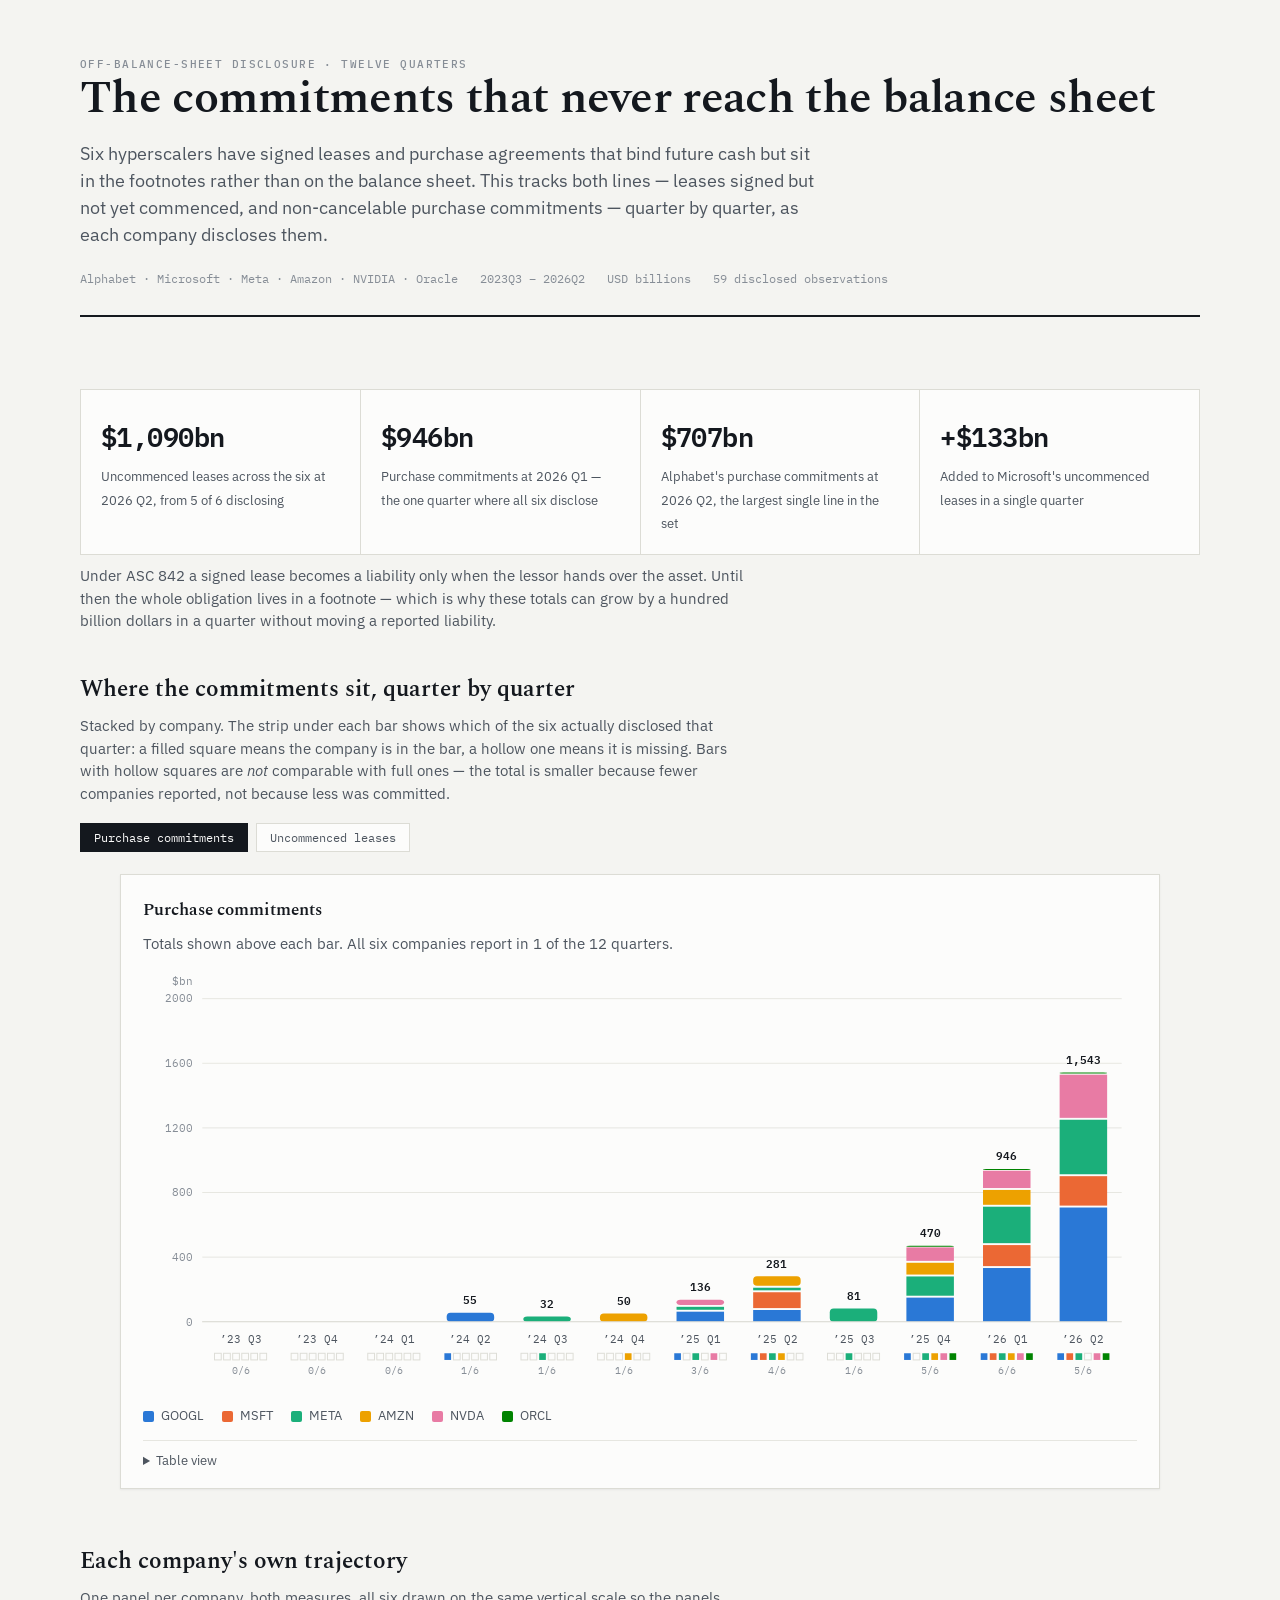
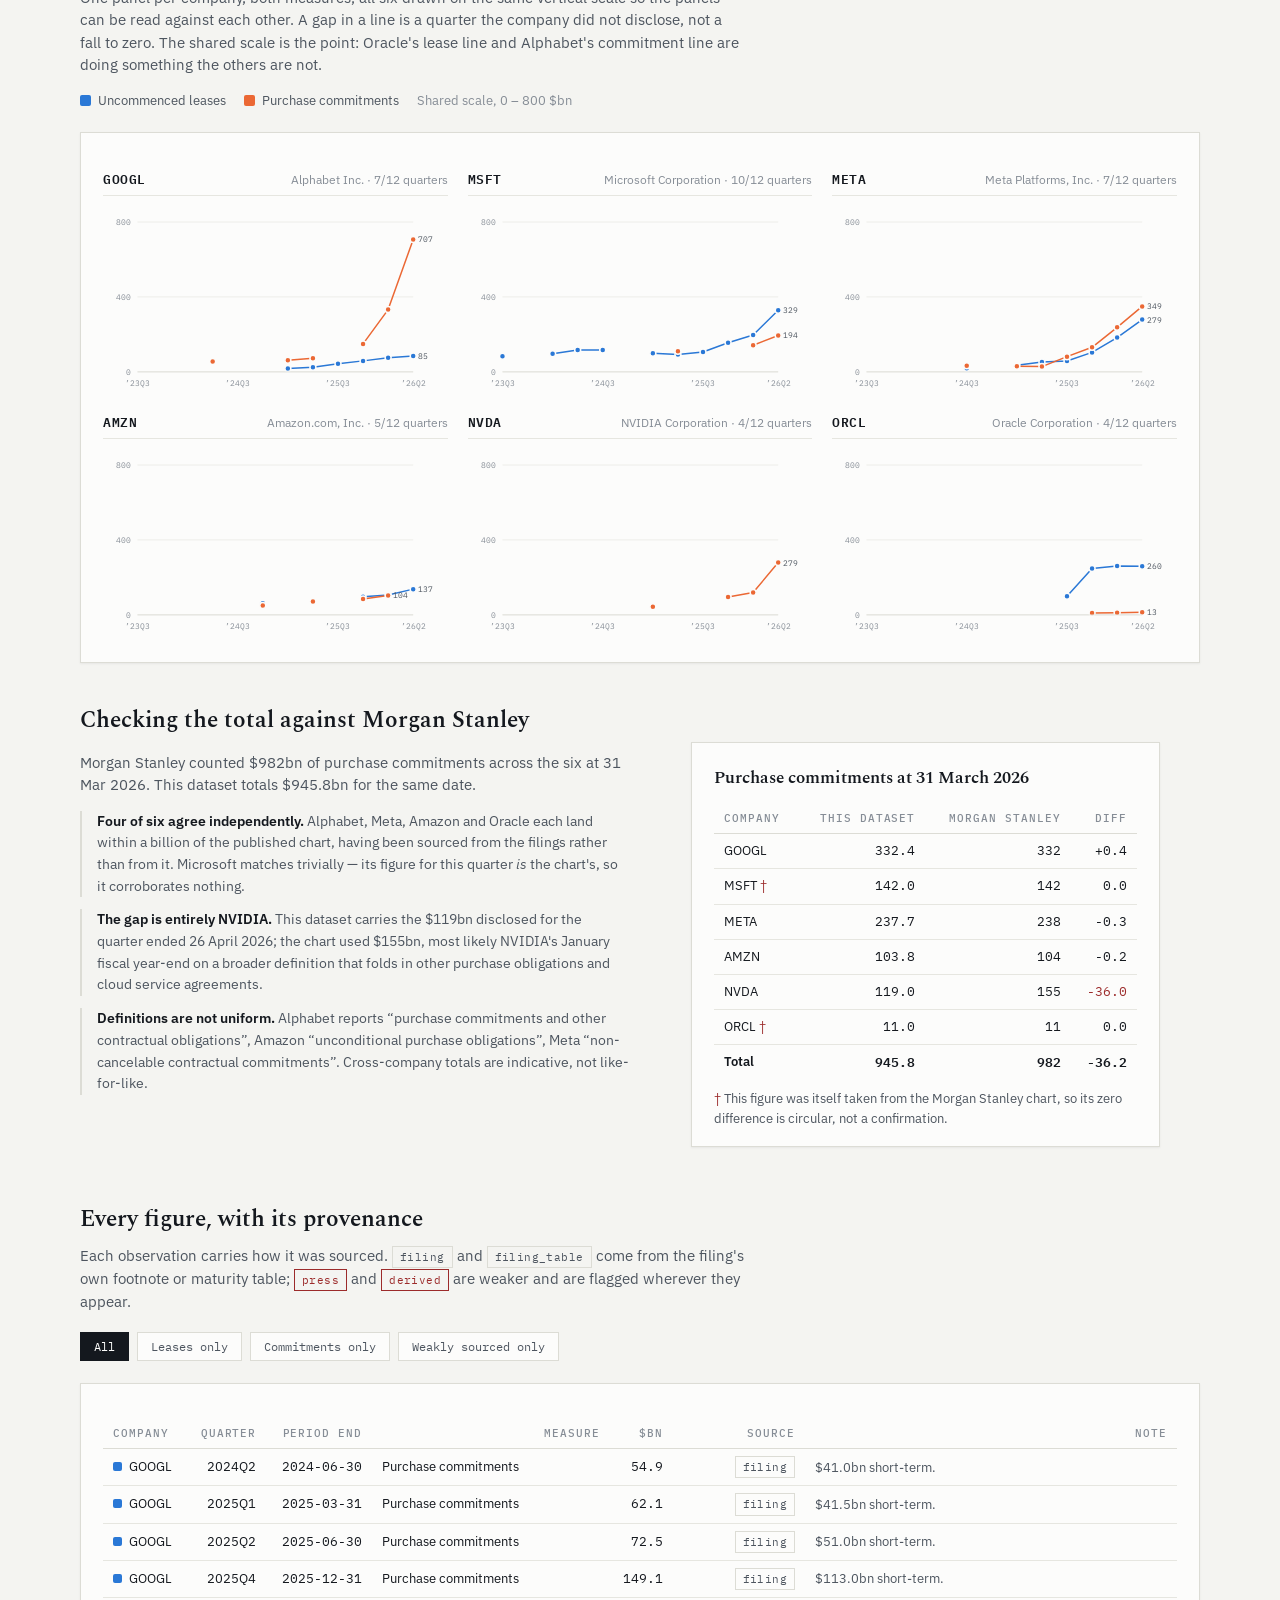
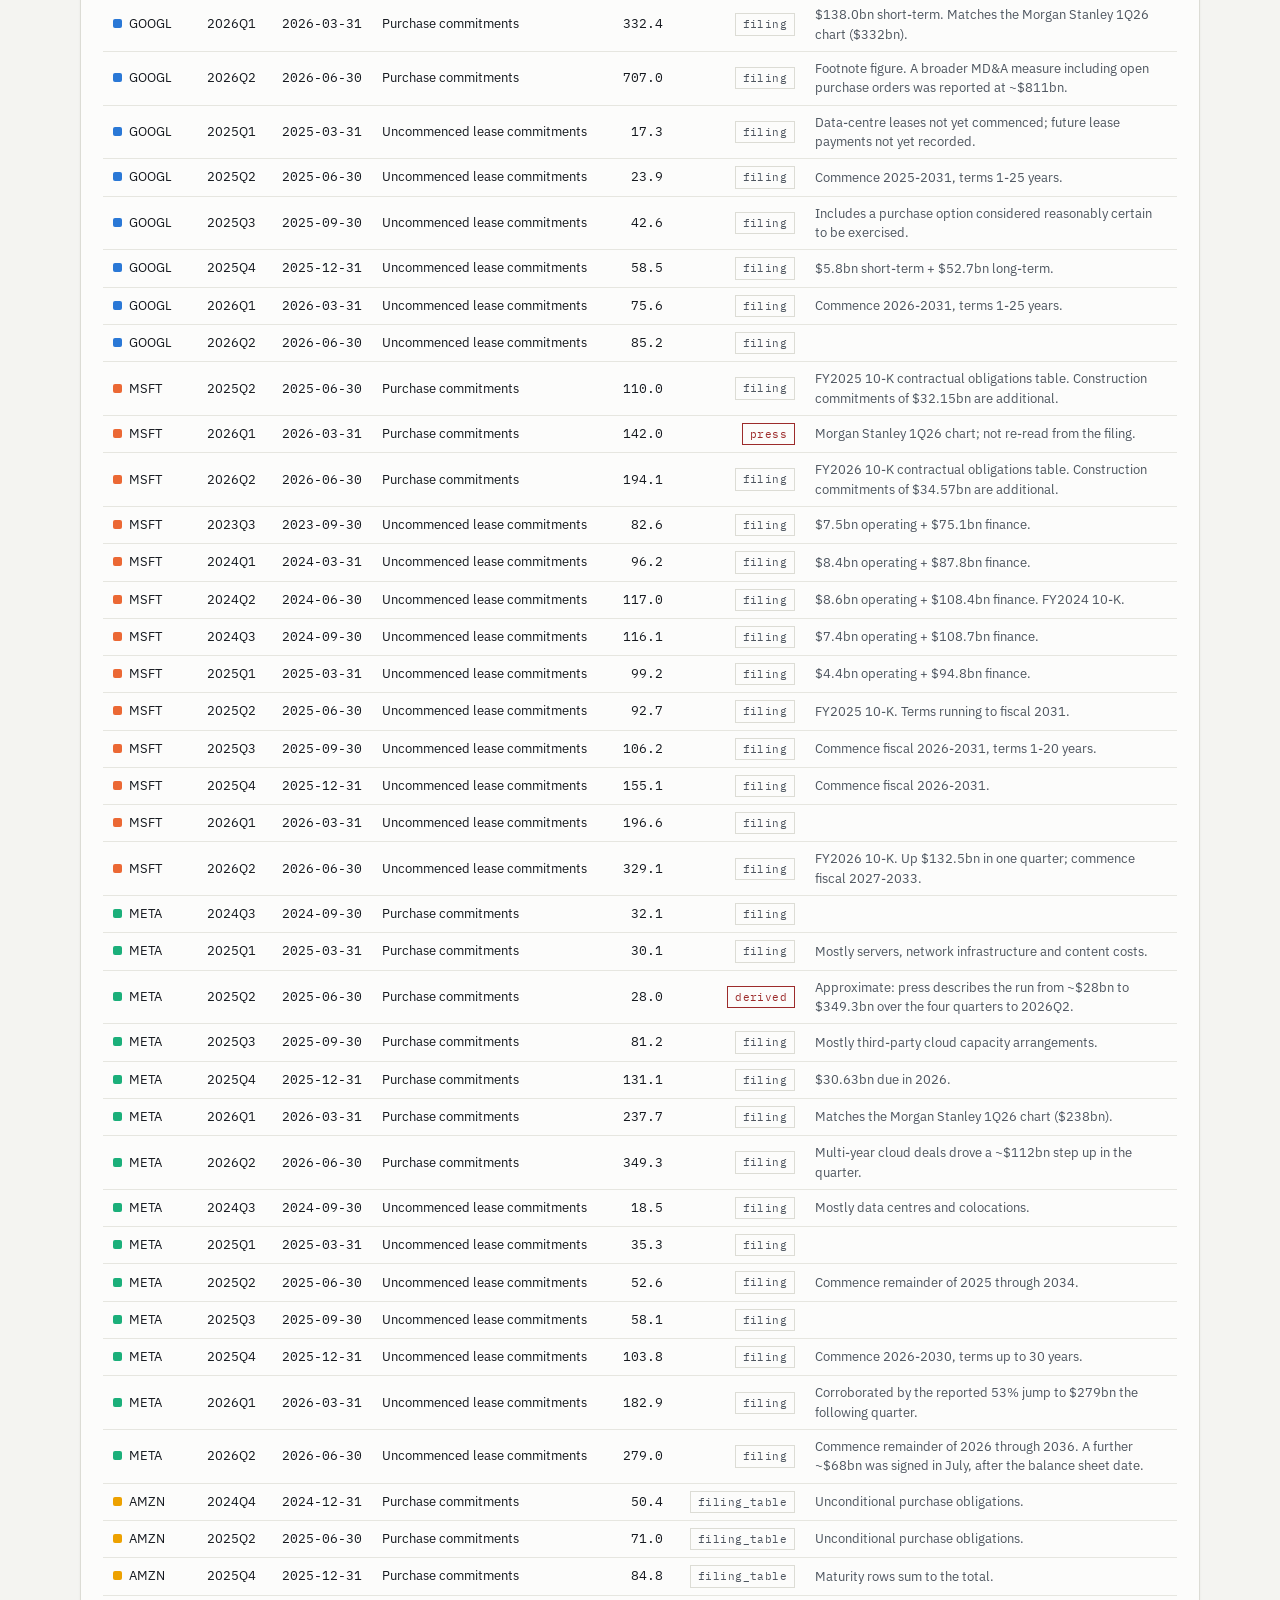
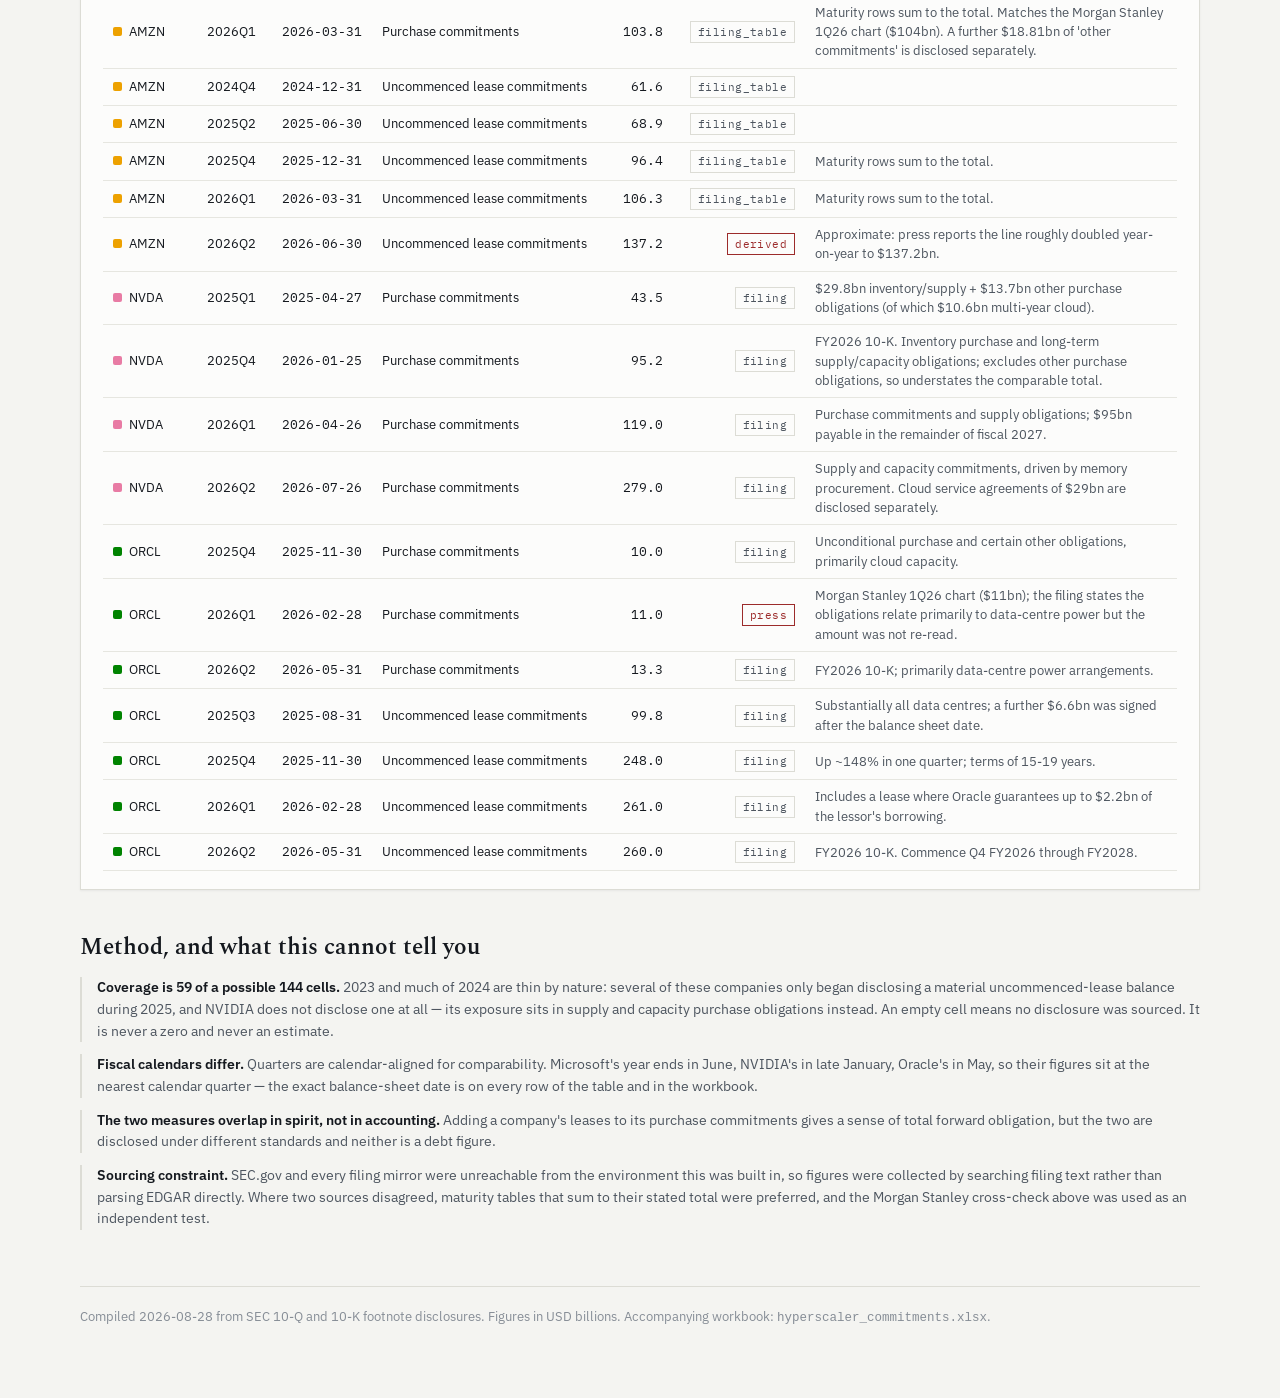
<file: hyperscaler/web/index.html>
<!doctype html>
<html lang="en">
<head>
<meta charset="utf-8">
<meta name="viewport" content="width=device-width, initial-scale=1">
<link rel="icon" href="data:image/svg+xml,%3Csvg xmlns='http://www.w3.org/2000/svg' viewBox='0 0 32 32'%3E%3Crect width='32' height='32' rx='6' fill='%231f3a5f'/%3E%3Cpath d='M7 24h4v3H7zm6-5h4v8h-4zm6-6h4v14h-4zm6-5h4v19h-4z' fill='%23fff'/%3E%3C/svg%3E">
<style>
  :root { color-scheme: light dark; }
  body { margin: 0; }
  img { max-width: 100%; }
  [hidden] { display: none !important; }
</style>
<title>Hyperscaler Footnote Commitments</title>
<link rel="preconnect" href="https://fonts.googleapis.com">
<link rel="preconnect" href="https://fonts.gstatic.com" crossorigin>
<link rel="stylesheet" href="https://fonts.googleapis.com/css2?family=Spectral:wght@400;600&family=IBM+Plex+Mono:wght@400;500;600&family=IBM+Plex+Sans:wght@400;500;600&display=swap">
<style>
:root {
  color-scheme: light;
  --page:        #f4f4f1;
  --surface:     #fcfcfb;
  --surface-2:   #eeeeea;
  --ink:         #14181e;
  --ink-2:       #4d555f;
  --ink-3:       #868d96;
  --rule:        #dcdcd5;
  --hairline:    #e6e6e0;
  --accent:      #1f3a5f;
  --caution:     #9c2b2b;
  --s1: #2a78d6; --s2: #eb6834; --s3: #1baf7a;
  --s4: #eda100; --s5: #e87ba4; --s6: #008300;
  --shadow: 0 1px 2px rgba(20,24,30,.06);
}
@media (prefers-color-scheme: dark) {
  :root:not([data-theme="light"]) {
    color-scheme: dark;
    --page:      #0d0f12;
    --surface:   #1a1a19;
    --surface-2: #232326;
    --ink:       #f3f5f7;
    --ink-2:     #b9c0c8;
    --ink-3:     #8b929a;
    --rule:      #33343a;
    --hairline:  #2a2b30;
    --accent:    #9fc0e8;
    --caution:   #e08a8a;
    --s1: #3987e5; --s2: #d95926; --s3: #199e70;
    --s4: #c98500; --s5: #d55181; --s6: #008300;
    --shadow: 0 1px 2px rgba(0,0,0,.4);
  }
}
:root[data-theme="dark"] {
  color-scheme: dark;
  --page:      #0d0f12;
  --surface:   #1a1a19;
  --surface-2: #232326;
  --ink:       #f3f5f7;
  --ink-2:     #b9c0c8;
  --ink-3:     #8b929a;
  --rule:      #33343a;
  --hairline:  #2a2b30;
  --accent:    #9fc0e8;
  --caution:   #e08a8a;
  --s1: #3987e5; --s2: #d95926; --s3: #199e70;
  --s4: #c98500; --s5: #d55181; --s6: #008300;
  --shadow: 0 1px 2px rgba(0,0,0,.4);
}

* { box-sizing: border-box; }
body {
  background: var(--page);
  color: var(--ink);
  font-family: "IBM Plex Sans", system-ui, -apple-system, "Segoe UI", sans-serif;
  font-size: 15px;
  line-height: 1.55;
  margin: 0;
  padding: 0 20px 72px;
}
.wrap { max-width: 1120px; margin: 0 auto; }
h1, h2, h3 { font-family: Spectral, Georgia, "Times New Roman", serif; font-weight: 600; text-wrap: balance; margin: 0; }
h1 { font-size: clamp(30px, 4.4vw, 46px); line-height: 1.1; letter-spacing: -.015em; }
h2 { font-size: 23px; line-height: 1.25; }
h3 { font-size: 17px; }
p { margin: 0; }
a { color: var(--accent); }

.eyebrow {
  font-family: "IBM Plex Mono", ui-monospace, monospace;
  font-size: 11px; font-weight: 500;
  letter-spacing: .13em; text-transform: uppercase;
  color: var(--ink-3);
}

header.masthead { padding: 56px 0 28px; border-bottom: 2px solid var(--ink); }
.standfirst { font-size: 18px; color: var(--ink-2); max-width: 68ch; margin-top: 16px; line-height: 1.5; }
.byline {
  display: flex; flex-wrap: wrap; gap: 8px 22px; margin-top: 22px;
  font-family: "IBM Plex Mono", ui-monospace, monospace; font-size: 11.5px; color: var(--ink-3);
}

section { padding-top: 44px; }
.sec-head { display: flex; align-items: baseline; gap: 14px; flex-wrap: wrap; margin-bottom: 6px; }
.sec-note { color: var(--ink-2); font-size: 14.5px; max-width: 74ch; margin-top: 10px; }

.tiles { display: grid; grid-template-columns: repeat(auto-fit, minmax(215px, 1fr)); gap: 1px; background: var(--rule); border: 1px solid var(--rule); margin-top: 28px; }
.tile { background: var(--surface); padding: 18px 20px 20px; }
.tile .k { font-family: "IBM Plex Mono", ui-monospace, monospace; font-size: 27px; font-weight: 600; letter-spacing: -.02em; font-variant-numeric: tabular-nums; display: block; margin: 8px 0 6px; }
.tile .lab { font-size: 12.5px; color: var(--ink-2); line-height: 1.4; }

.card { background: var(--surface); border: 1px solid var(--rule); box-shadow: var(--shadow); margin-top: 22px; padding: 22px 22px 18px; }
.card > figcaption { margin-bottom: 4px; }
.chartbox { position: relative; margin-top: 14px; }
.chartbox svg { display: block; width: 100%; height: auto; overflow: visible; }

.legend { display: flex; flex-wrap: wrap; gap: 6px 18px; margin-top: 14px; }
.legend .item { display: inline-flex; align-items: center; gap: 7px; font-size: 12.5px; color: var(--ink-2); }
.legend .sw { width: 11px; height: 11px; border-radius: 2px; flex: none; }

.tooltip {
  position: absolute; pointer-events: none; opacity: 0; transition: opacity .1s;
  background: var(--surface); color: var(--ink);
  border: 1px solid var(--rule); box-shadow: 0 4px 14px rgba(0,0,0,.14);
  padding: 9px 11px; font-size: 12.5px; min-width: 150px; z-index: 5;
}
.tooltip .tt-q { font-family: "IBM Plex Mono", ui-monospace, monospace; font-size: 11px; letter-spacing: .08em; text-transform: uppercase; color: var(--ink-3); }
.tooltip .tt-v { font-family: "IBM Plex Mono", ui-monospace, monospace; font-variant-numeric: tabular-nums; font-weight: 600; font-size: 16px; margin: 3px 0 2px; }
.tooltip .tt-n { color: var(--ink-2); line-height: 1.35; }

details { margin-top: 14px; border-top: 1px solid var(--hairline); padding-top: 10px; }
summary { cursor: pointer; font-size: 12.5px; color: var(--ink-2); }
summary:focus-visible { outline: 2px solid var(--accent); outline-offset: 3px; }

.tablewrap { overflow-x: auto; margin-top: 12px; }
table { border-collapse: collapse; width: 100%; font-size: 13px; }
th, td { text-align: right; padding: 7px 10px; border-bottom: 1px solid var(--hairline); white-space: nowrap; }
th:first-child, td:first-child, .tl { text-align: left; }
thead th { font-family: "IBM Plex Mono", ui-monospace, monospace; font-size: 10.5px; letter-spacing: .09em; text-transform: uppercase; color: var(--ink-3); border-bottom: 1px solid var(--rule); font-weight: 500; }
td.num { font-family: "IBM Plex Mono", ui-monospace, monospace; font-variant-numeric: tabular-nums; }
tbody tr:hover { background: var(--surface-2); }
td.empty { color: var(--ink-3); }
tfoot td { font-weight: 600; border-top: 1px solid var(--rule); border-bottom: none; }

.chip { display: inline-block; font-family: "IBM Plex Mono", ui-monospace, monospace; font-size: 10.5px; letter-spacing: .04em; padding: 2px 7px; border: 1px solid var(--rule); color: var(--ink-2); }
.chip.weak { border-color: var(--caution); color: var(--caution); }

.controls { display: flex; flex-wrap: wrap; gap: 8px; align-items: center; margin-top: 18px; }
.controls button {
  font-family: "IBM Plex Mono", ui-monospace, monospace; font-size: 12px;
  background: var(--surface); color: var(--ink-2);
  border: 1px solid var(--rule); padding: 6px 13px; cursor: pointer;
}
.controls button[aria-pressed="true"] { background: var(--ink); color: var(--surface); border-color: var(--ink); }
.controls button:focus-visible { outline: 2px solid var(--accent); outline-offset: 2px; }

.cols2 { display: grid; grid-template-columns: repeat(auto-fit, minmax(330px, 1fr)); gap: 22px; margin-top: 22px; }
.cols2 .card { margin-top: 0; }

.smgrid { display: grid; grid-template-columns: repeat(auto-fit, minmax(300px, 1fr)); gap: 4px 20px; margin-top: 4px; }
.sm { padding-top: 10px; }
.sm-head { display: flex; align-items: baseline; justify-content: space-between; gap: 10px; border-bottom: 1px solid var(--hairline); padding-bottom: 6px; }
.sm-head .t { font-family: "IBM Plex Mono", ui-monospace, monospace; font-size: 13px; font-weight: 600; letter-spacing: .04em; }
.sm-head .n { font-size: 11.5px; color: var(--ink-3); }

.recon { display: grid; grid-template-columns: repeat(auto-fit, minmax(280px, 1fr)); gap: 22px; align-items: start; }
.note-list { margin: 14px 0 0; padding: 0; list-style: none; display: grid; gap: 12px; }
.note-list li { padding-left: 15px; border-left: 2px solid var(--rule); color: var(--ink-2); font-size: 14px; }
.note-list li b { color: var(--ink); font-weight: 600; }

footer { margin-top: 56px; padding-top: 20px; border-top: 1px solid var(--rule); color: var(--ink-3); font-size: 12.5px; }
@media (prefers-reduced-motion: reduce) { * { transition: none !important; } }
</style>

</head>
<body>
<div class="wrap">

<header class="masthead">
  <p class="eyebrow">Off-balance-sheet disclosure &middot; twelve quarters</p>
  <h1>The commitments that never reach the balance sheet</h1>
  <p class="standfirst">
    Six hyperscalers have signed leases and purchase agreements that bind future cash but sit
    in the footnotes rather than on the balance sheet. This tracks both lines &mdash; leases signed
    but not yet commenced, and non-cancelable purchase commitments &mdash; quarter by quarter,
    as each company discloses them.
  </p>
  <div class="byline">
    <span>Alphabet &middot; Microsoft &middot; Meta &middot; Amazon &middot; NVIDIA &middot; Oracle</span>
    <span id="by-range"></span>
    <span>USD billions</span>
    <span id="by-count"></span>
  </div>
</header>

<section id="headline">
  <div class="tiles" id="tiles"></div>
  <p class="sec-note">
    Under ASC 842 a signed lease becomes a liability only when the lessor hands over the asset. Until then
    the whole obligation lives in a footnote &mdash; which is why these totals can grow by a hundred billion
    dollars in a quarter without moving a reported liability.
  </p>
</section>

<section id="stacks">
  <div class="sec-head">
    <h2>Where the commitments sit, quarter by quarter</h2>
  </div>
  <p class="sec-note">
    Stacked by company. The strip under each bar shows which of the six actually disclosed that quarter:
    a filled square means the company is in the bar, a hollow one means it is missing. Bars with hollow
    squares are <em>not</em> comparable with full ones &mdash; the total is smaller because fewer companies
    reported, not because less was committed.
  </p>
  <div class="controls" role="group" aria-label="Choose measure">
    <button type="button" data-metric="purchase_commitments" aria-pressed="true">Purchase commitments</button>
    <button type="button" data-metric="uncommenced_leases" aria-pressed="false">Uncommenced leases</button>
  </div>
  <figure class="card">
    <figcaption><h3 id="stack-title"></h3><p class="sec-note" id="stack-sub"></p></figcaption>
    <div class="chartbox" id="chart-stack"></div>
    <div class="legend" id="legend-stack"></div>
    <details>
      <summary>Table view</summary>
      <div class="tablewrap" id="table-stack"></div>
    </details>
  </figure>
</section>

<section id="trajectories">
  <div class="sec-head"><h2>Each company's own trajectory</h2></div>
  <p class="sec-note">
    One panel per company, both measures, all six drawn on the same vertical scale so the panels can be read
    against each other. A gap in a line is a quarter the company did not disclose, not a fall to zero.
    The shared scale is the point: Oracle's lease line and Alphabet's commitment line are doing something
    the others are not.
  </p>
  <div class="legend" id="legend-sm"></div>
  <div class="card" style="padding-bottom:22px">
    <div class="smgrid" id="small-multiples"></div>
  </div>
</section>

<section id="reconciliation">
  <div class="sec-head"><h2>Checking the total against Morgan Stanley</h2></div>
  <div class="recon">
    <div>
      <p class="sec-note" id="recon-text"></p>
      <ul class="note-list">
        <li><b>Four of six agree independently.</b> Alphabet, Meta, Amazon and Oracle each land within a billion of the published chart, having been sourced from the filings rather than from it. Microsoft matches trivially &mdash; its figure for this quarter <em>is</em> the chart's, so it corroborates nothing.</li>
        <li><b>The gap is entirely NVIDIA.</b> This dataset carries the $119bn disclosed for the quarter ended 26 April 2026; the chart used $155bn, most likely NVIDIA's January fiscal year-end on a broader definition that folds in other purchase obligations and cloud service agreements.</li>
        <li><b>Definitions are not uniform.</b> Alphabet reports &ldquo;purchase commitments and other contractual obligations&rdquo;, Amazon &ldquo;unconditional purchase obligations&rdquo;, Meta &ldquo;non-cancelable contractual commitments&rdquo;. Cross-company totals are indicative, not like-for-like.</li>
      </ul>
    </div>
    <figure class="card" style="margin-top:0">
      <figcaption><h3>Purchase commitments at 31 March 2026</h3></figcaption>
      <div class="tablewrap" id="table-recon"></div>
    </figure>
  </div>
</section>

<section id="data">
  <div class="sec-head"><h2>Every figure, with its provenance</h2></div>
  <p class="sec-note">
    Each observation carries how it was sourced. <span class="chip">filing</span> and
    <span class="chip">filing_table</span> come from the filing's own footnote or maturity table;
    <span class="chip weak">press</span> and <span class="chip weak">derived</span> are weaker and
    are flagged wherever they appear.
  </p>
  <div class="controls" role="group" aria-label="Filter rows">
    <button type="button" data-filter="all" aria-pressed="true">All</button>
    <button type="button" data-filter="uncommenced_leases" aria-pressed="false">Leases only</button>
    <button type="button" data-filter="purchase_commitments" aria-pressed="false">Commitments only</button>
    <button type="button" data-filter="weak" aria-pressed="false">Weakly sourced only</button>
  </div>
  <div class="card">
    <div class="tablewrap" id="table-all"></div>
  </div>
</section>

<section id="method">
  <div class="sec-head"><h2>Method, and what this cannot tell you</h2></div>
  <ul class="note-list">
    <li><b>Coverage is 59 of a possible 144 cells.</b> 2023 and much of 2024 are thin by nature: several of these companies only began disclosing a material uncommenced-lease balance during 2025, and NVIDIA does not disclose one at all &mdash; its exposure sits in supply and capacity purchase obligations instead. An empty cell means no disclosure was sourced. It is never a zero and never an estimate.</li>
    <li><b>Fiscal calendars differ.</b> Quarters are calendar-aligned for comparability. Microsoft's year ends in June, NVIDIA's in late January, Oracle's in May, so their figures sit at the nearest calendar quarter &mdash; the exact balance-sheet date is on every row of the table and in the workbook.</li>
    <li><b>The two measures overlap in spirit, not in accounting.</b> Adding a company's leases to its purchase commitments gives a sense of total forward obligation, but the two are disclosed under different standards and neither is a debt figure.</li>
    <li><b>Sourcing constraint.</b> SEC.gov and every filing mirror were unreachable from the environment this was built in, so figures were collected by searching filing text rather than parsing EDGAR directly. Where two sources disagreed, maturity tables that sum to their stated total were preferred, and the Morgan Stanley cross-check above was used as an independent test.</li>
  </ul>
</section>

<footer>
  <p>Compiled <span id="foot-date"></span> from SEC 10-Q and 10-K footnote disclosures. Figures in USD billions.
  Accompanying workbook: <code>hyperscaler_commitments.xlsx</code>.</p>
</footer>

</div>

<script type="application/json" id="payload">{"meta":{"title":"Hyperscaler off-balance-sheet commitments","units":"USD billions","compiled":"2026-08-28","metrics":{"uncommenced_leases":"Signed leases that have not yet commenced. Under ASC 842 a lease is not recognised until the lessor makes the asset available, so these sit in the footnotes only.","purchase_commitments":"Non-cancelable purchase / supply / unconditional purchase obligations disclosed in the commitments footnote."},"provenance":{"filing":"Figure quoted directly from the filing's footnote text or commitments table.","filing_table":"Figure from the filing's maturity table; the year-by-year rows sum to the stated total (arithmetic check passed).","press":"Figure reported by financial press citing the filing; not independently re-read.","derived":"Approximate, inferred from a reported change or ratio. Treat as indicative."},"collection_note":"SEC.gov and every filing mirror were unreachable from the build environment (egress policy blocked all hosts except GitHub). Figures were collected by searching filing text. Each observation carries its provenance; gaps are left empty rather than estimated."},"companies":[{"ticker":"GOOGL","name":"Alphabet Inc.","cik":"0001652044","fye":"Dec","slot":1},{"ticker":"MSFT","name":"Microsoft Corporation","cik":"0000789019","fye":"Jun","slot":2},{"ticker":"META","name":"Meta Platforms, Inc.","cik":"0001326801","fye":"Dec","slot":3},{"ticker":"AMZN","name":"Amazon.com, Inc.","cik":"0001018724","fye":"Dec","slot":4},{"ticker":"NVDA","name":"NVIDIA Corporation","cik":"0001045810","fye":"Jan","slot":5},{"ticker":"ORCL","name":"Oracle Corporation","cik":"0001341439","fye":"May","slot":6}],"quarters":["2023Q3","2023Q4","2024Q1","2024Q2","2024Q3","2024Q4","2025Q1","2025Q2","2025Q3","2025Q4","2026Q1","2026Q2"],"period_ends":{"GOOGL":{"2023Q3":"2023-09-30","2023Q4":"2023-12-31","2024Q1":"2024-03-31","2024Q2":"2024-06-30","2024Q3":"2024-09-30","2024Q4":"2024-12-31","2025Q1":"2025-03-31","2025Q2":"2025-06-30","2025Q3":"2025-09-30","2025Q4":"2025-12-31","2026Q1":"2026-03-31","2026Q2":"2026-06-30"},"MSFT":{"2023Q3":"2023-09-30","2023Q4":"2023-12-31","2024Q1":"2024-03-31","2024Q2":"2024-06-30","2024Q3":"2024-09-30","2024Q4":"2024-12-31","2025Q1":"2025-03-31","2025Q2":"2025-06-30","2025Q3":"2025-09-30","2025Q4":"2025-12-31","2026Q1":"2026-03-31","2026Q2":"2026-06-30"},"META":{"2023Q3":"2023-09-30","2023Q4":"2023-12-31","2024Q1":"2024-03-31","2024Q2":"2024-06-30","2024Q3":"2024-09-30","2024Q4":"2024-12-31","2025Q1":"2025-03-31","2025Q2":"2025-06-30","2025Q3":"2025-09-30","2025Q4":"2025-12-31","2026Q1":"2026-03-31","2026Q2":"2026-06-30"},"AMZN":{"2023Q3":"2023-09-30","2023Q4":"2023-12-31","2024Q1":"2024-03-31","2024Q2":"2024-06-30","2024Q3":"2024-09-30","2024Q4":"2024-12-31","2025Q1":"2025-03-31","2025Q2":"2025-06-30","2025Q3":"2025-09-30","2025Q4":"2025-12-31","2026Q1":"2026-03-31","2026Q2":"2026-06-30"},"NVDA":{"2023Q3":"2023-10-29","2023Q4":"2024-01-28","2024Q1":"2024-04-28","2024Q2":"2024-07-28","2024Q3":"2024-10-27","2024Q4":"2025-01-26","2025Q1":"2025-04-27","2025Q2":"2025-07-27","2025Q3":"2025-10-26","2025Q4":"2026-01-25","2026Q1":"2026-04-26","2026Q2":"2026-07-26"},"ORCL":{"2023Q3":"2023-08-31","2023Q4":"2023-11-30","2024Q1":"2024-02-29","2024Q2":"2024-05-31","2024Q3":"2024-08-31","2024Q4":"2024-11-30","2025Q1":"2025-02-28","2025Q2":"2025-05-31","2025Q3":"2025-08-31","2025Q4":"2025-11-30","2026Q1":"2026-02-28","2026Q2":"2026-05-31"}},"observations":[{"ticker":"GOOGL","quarter":"2025Q1","metric":"uncommenced_leases","value":17.3,"provenance":"filing","note":"Data-centre leases not yet commenced; future lease payments not yet recorded."},{"ticker":"GOOGL","quarter":"2025Q2","metric":"uncommenced_leases","value":23.9,"provenance":"filing","note":"Commence 2025-2031, terms 1-25 years."},{"ticker":"GOOGL","quarter":"2025Q3","metric":"uncommenced_leases","value":42.6,"provenance":"filing","note":"Includes a purchase option considered reasonably certain to be exercised."},{"ticker":"GOOGL","quarter":"2025Q4","metric":"uncommenced_leases","value":58.5,"provenance":"filing","note":"$5.8bn short-term + $52.7bn long-term."},{"ticker":"GOOGL","quarter":"2026Q1","metric":"uncommenced_leases","value":75.6,"provenance":"filing","note":"Commence 2026-2031, terms 1-25 years."},{"ticker":"GOOGL","quarter":"2026Q2","metric":"uncommenced_leases","value":85.2,"provenance":"filing","note":""},{"ticker":"GOOGL","quarter":"2024Q2","metric":"purchase_commitments","value":54.9,"provenance":"filing","note":"$41.0bn short-term."},{"ticker":"GOOGL","quarter":"2025Q1","metric":"purchase_commitments","value":62.1,"provenance":"filing","note":"$41.5bn short-term."},{"ticker":"GOOGL","quarter":"2025Q2","metric":"purchase_commitments","value":72.5,"provenance":"filing","note":"$51.0bn short-term."},{"ticker":"GOOGL","quarter":"2025Q4","metric":"purchase_commitments","value":149.1,"provenance":"filing","note":"$113.0bn short-term."},{"ticker":"GOOGL","quarter":"2026Q1","metric":"purchase_commitments","value":332.4,"provenance":"filing","note":"$138.0bn short-term. Matches the Morgan Stanley 1Q26 chart ($332bn)."},{"ticker":"GOOGL","quarter":"2026Q2","metric":"purchase_commitments","value":707.0,"provenance":"filing","note":"Footnote figure. A broader MD&A measure including open purchase orders was reported at ~$811bn."},{"ticker":"MSFT","quarter":"2023Q3","metric":"uncommenced_leases","value":82.6,"provenance":"filing","note":"$7.5bn operating + $75.1bn finance."},{"ticker":"MSFT","quarter":"2024Q1","metric":"uncommenced_leases","value":96.2,"provenance":"filing","note":"$8.4bn operating + $87.8bn finance."},{"ticker":"MSFT","quarter":"2024Q2","metric":"uncommenced_leases","value":117.0,"provenance":"filing","note":"$8.6bn operating + $108.4bn finance. FY2024 10-K."},{"ticker":"MSFT","quarter":"2024Q3","metric":"uncommenced_leases","value":116.1,"provenance":"filing","note":"$7.4bn operating + $108.7bn finance."},{"ticker":"MSFT","quarter":"2025Q1","metric":"uncommenced_leases","value":99.2,"provenance":"filing","note":"$4.4bn operating + $94.8bn finance."},{"ticker":"MSFT","quarter":"2025Q2","metric":"uncommenced_leases","value":92.7,"provenance":"filing","note":"FY2025 10-K. Terms running to fiscal 2031."},{"ticker":"MSFT","quarter":"2025Q3","metric":"uncommenced_leases","value":106.2,"provenance":"filing","note":"Commence fiscal 2026-2031, terms 1-20 years."},{"ticker":"MSFT","quarter":"2025Q4","metric":"uncommenced_leases","value":155.1,"provenance":"filing","note":"Commence fiscal 2026-2031."},{"ticker":"MSFT","quarter":"2026Q1","metric":"uncommenced_leases","value":196.6,"provenance":"filing","note":""},{"ticker":"MSFT","quarter":"2026Q2","metric":"uncommenced_leases","value":329.1,"provenance":"filing","note":"FY2026 10-K. Up $132.5bn in one quarter; commence fiscal 2027-2033."},{"ticker":"MSFT","quarter":"2025Q2","metric":"purchase_commitments","value":109.95,"provenance":"filing","note":"FY2025 10-K contractual obligations table. Construction commitments of $32.15bn are additional."},{"ticker":"MSFT","quarter":"2026Q1","metric":"purchase_commitments","value":142.0,"provenance":"press","note":"Morgan Stanley 1Q26 chart; not re-read from the filing."},{"ticker":"MSFT","quarter":"2026Q2","metric":"purchase_commitments","value":194.06,"provenance":"filing","note":"FY2026 10-K contractual obligations table. Construction commitments of $34.57bn are additional."},{"ticker":"META","quarter":"2024Q3","metric":"uncommenced_leases","value":18.49,"provenance":"filing","note":"Mostly data centres and colocations."},{"ticker":"META","quarter":"2025Q1","metric":"uncommenced_leases","value":35.27,"provenance":"filing","note":""},{"ticker":"META","quarter":"2025Q2","metric":"uncommenced_leases","value":52.56,"provenance":"filing","note":"Commence remainder of 2025 through 2034."},{"ticker":"META","quarter":"2025Q3","metric":"uncommenced_leases","value":58.14,"provenance":"filing","note":""},{"ticker":"META","quarter":"2025Q4","metric":"uncommenced_leases","value":103.77,"provenance":"filing","note":"Commence 2026-2030, terms up to 30 years."},{"ticker":"META","quarter":"2026Q1","metric":"uncommenced_leases","value":182.88,"provenance":"filing","note":"Corroborated by the reported 53% jump to $279bn the following quarter."},{"ticker":"META","quarter":"2026Q2","metric":"uncommenced_leases","value":278.99,"provenance":"filing","note":"Commence remainder of 2026 through 2036. A further ~$68bn was signed in July, after the balance sheet date."},{"ticker":"META","quarter":"2024Q3","metric":"purchase_commitments","value":32.14,"provenance":"filing","note":""},{"ticker":"META","quarter":"2025Q1","metric":"purchase_commitments","value":30.05,"provenance":"filing","note":"Mostly servers, network infrastructure and content costs."},{"ticker":"META","quarter":"2025Q2","metric":"purchase_commitments","value":28.0,"provenance":"derived","note":"Approximate: press describes the run from ~$28bn to $349.3bn over the four quarters to 2026Q2."},{"ticker":"META","quarter":"2025Q3","metric":"purchase_commitments","value":81.19,"provenance":"filing","note":"Mostly third-party cloud capacity arrangements."},{"ticker":"META","quarter":"2025Q4","metric":"purchase_commitments","value":131.05,"provenance":"filing","note":"$30.63bn due in 2026."},{"ticker":"META","quarter":"2026Q1","metric":"purchase_commitments","value":237.67,"provenance":"filing","note":"Matches the Morgan Stanley 1Q26 chart ($238bn)."},{"ticker":"META","quarter":"2026Q2","metric":"purchase_commitments","value":349.31,"provenance":"filing","note":"Multi-year cloud deals drove a ~$112bn step up in the quarter."},{"ticker":"AMZN","quarter":"2024Q4","metric":"uncommenced_leases","value":61.627,"provenance":"filing_table","note":""},{"ticker":"AMZN","quarter":"2025Q2","metric":"uncommenced_leases","value":68.884,"provenance":"filing_table","note":""},{"ticker":"AMZN","quarter":"2025Q4","metric":"uncommenced_leases","value":96.373,"provenance":"filing_table","note":"Maturity rows sum to the total."},{"ticker":"AMZN","quarter":"2026Q1","metric":"uncommenced_leases","value":106.347,"provenance":"filing_table","note":"Maturity rows sum to the total."},{"ticker":"AMZN","quarter":"2026Q2","metric":"uncommenced_leases","value":137.2,"provenance":"derived","note":"Approximate: press reports the line roughly doubled year-on-year to $137.2bn."},{"ticker":"AMZN","quarter":"2024Q4","metric":"purchase_commitments","value":50.375,"provenance":"filing_table","note":"Unconditional purchase obligations."},{"ticker":"AMZN","quarter":"2025Q2","metric":"purchase_commitments","value":71.018,"provenance":"filing_table","note":"Unconditional purchase obligations."},{"ticker":"AMZN","quarter":"2025Q4","metric":"purchase_commitments","value":84.772,"provenance":"filing_table","note":"Maturity rows sum to the total."},{"ticker":"AMZN","quarter":"2026Q1","metric":"purchase_commitments","value":103.768,"provenance":"filing_table","note":"Maturity rows sum to the total. Matches the Morgan Stanley 1Q26 chart ($104bn). A further $18.81bn of 'other commitments' is disclosed separately."},{"ticker":"NVDA","quarter":"2025Q1","metric":"purchase_commitments","value":43.5,"provenance":"filing","note":"$29.8bn inventory/supply + $13.7bn other purchase obligations (of which $10.6bn multi-year cloud)."},{"ticker":"NVDA","quarter":"2025Q4","metric":"purchase_commitments","value":95.2,"provenance":"filing","note":"FY2026 10-K. Inventory purchase and long-term supply/capacity obligations; excludes other purchase obligations, so understates the comparable total."},{"ticker":"NVDA","quarter":"2026Q1","metric":"purchase_commitments","value":119.0,"provenance":"filing","note":"Purchase commitments and supply obligations; $95bn payable in the remainder of fiscal 2027."},{"ticker":"NVDA","quarter":"2026Q2","metric":"purchase_commitments","value":279.0,"provenance":"filing","note":"Supply and capacity commitments, driven by memory procurement. Cloud service agreements of $29bn are disclosed separately."},{"ticker":"ORCL","quarter":"2025Q3","metric":"uncommenced_leases","value":99.8,"provenance":"filing","note":"Substantially all data centres; a further $6.6bn was signed after the balance sheet date."},{"ticker":"ORCL","quarter":"2025Q4","metric":"uncommenced_leases","value":248.0,"provenance":"filing","note":"Up ~148% in one quarter; terms of 15-19 years."},{"ticker":"ORCL","quarter":"2026Q1","metric":"uncommenced_leases","value":261.0,"provenance":"filing","note":"Includes a lease where Oracle guarantees up to $2.2bn of the lessor's borrowing."},{"ticker":"ORCL","quarter":"2026Q2","metric":"uncommenced_leases","value":260.0,"provenance":"filing","note":"FY2026 10-K. Commence Q4 FY2026 through FY2028."},{"ticker":"ORCL","quarter":"2025Q4","metric":"purchase_commitments","value":10.0,"provenance":"filing","note":"Unconditional purchase and certain other obligations, primarily cloud capacity."},{"ticker":"ORCL","quarter":"2026Q1","metric":"purchase_commitments","value":11.0,"provenance":"press","note":"Morgan Stanley 1Q26 chart ($11bn); the filing states the obligations relate primarily to data-centre power but the amount was not re-read."},{"ticker":"ORCL","quarter":"2026Q2","metric":"purchase_commitments","value":13.309,"provenance":"filing","note":"FY2026 10-K; primarily data-centre power arrangements."}],"series_notes":{"NVDA_uncommenced_leases":"NVIDIA does not disclose a material 'leases not yet commenced' balance. Its off-balance-sheet exposure sits in supply and capacity purchase obligations instead, so this series is empty by disclosure, not by omission.","ORCL_early":"Oracle only began disclosing a large uncommenced-lease balance in fiscal 2026; earlier quarters carried immaterial amounts.","reconciliation_ms_1q26":"Morgan Stanley counted $982bn of purchase commitments across the six at 31 Mar 2026. This dataset totals $945.8bn for the same date. Five of six agree to the rounding: GOOGL 332.4 vs 332, MSFT 142 vs 142, META 237.7 vs 238, AMZN 103.8 vs 104, ORCL 11 vs 11. The whole $36bn gap is NVIDIA, where this dataset carries the $119bn disclosed for the quarter ended 26 Apr 2026 and Morgan Stanley used $155bn - most likely NVIDIA's fiscal year-end (25 Jan 2026) figure on a broader definition that folds in other purchase obligations and cloud service agreements. Substituting 155 gives $981.8bn.","reconciliation_leases":"The 2026Q2 uncommenced-lease total here is $1,090bn, against press reporting of roughly $1.09tn of not-yet-started data-centre leases across big tech. The two are close but not the same population, so treat the agreement as corroboration rather than a match.","definitions":"The six filers do not use one definition. Alphabet reports 'purchase commitments and other contractual obligations'; Microsoft a contractual-obligations 'purchase commitments' line; Meta 'non-cancelable contractual commitments'; Amazon 'unconditional purchase obligations'; NVIDIA 'purchase commitments and supply obligations'; Oracle 'unconditional purchase and certain other obligations'. Totals across companies are therefore indicative, not like-for-like."}}</script>
<script>
(function () {
  "use strict";
  const D = JSON.parse(document.getElementById("payload").textContent);
  const NS = "http://www.w3.org/2000/svg";
  const TICKERS = D.companies.map(c => c.ticker);
  const NAMES = Object.fromEntries(D.companies.map(c => [c.ticker, c.name]));
  const COLOR = Object.fromEntries(D.companies.map((c, i) => [c.ticker, `var(--s${i + 1})`]));
  const QUARTERS = D.quarters;
  const METRIC_LABEL = {
    uncommenced_leases: "Uncommenced lease commitments",
    purchase_commitments: "Purchase commitments"
  };
  const STRONG = new Set(["filing", "filing_table"]);

  const grid = {};
  for (const o of D.observations) grid[`${o.ticker}|${o.quarter}|${o.metric}`] = o;
  const get = (t, q, m) => grid[`${t}|${q}|${m}`];
  const val = (t, q, m) => { const o = get(t, q, m); return o ? o.value : null; };

  const bn = v => v == null ? "–" : `$${v >= 100 ? Math.round(v).toLocaleString() : v.toFixed(1)}bn`;
  const el = (tag, attrs) => { const n = document.createElementNS(NS, tag); for (const k in attrs) n.setAttribute(k, attrs[k]); return n; };

  function colTotal(q, m) {
    const vs = TICKERS.map(t => val(t, q, m)).filter(v => v != null);
    return { total: vs.reduce((a, b) => a + b, 0), n: vs.length };
  }

  /* ---------- headline tiles ---------- */
  const lastLease = colTotal("2026Q2", "uncommenced_leases");
  const q1Purch = colTotal("2026Q1", "purchase_commitments");
  const tiles = [
    { k: bn(lastLease.total), lab: `Uncommenced leases across the six at 2026 Q2, from ${lastLease.n} of 6 disclosing` },
    { k: bn(q1Purch.total), lab: `Purchase commitments at 2026 Q1 &mdash; the one quarter where all six disclose` },
    { k: bn(val("GOOGL", "2026Q2", "purchase_commitments")), lab: "Alphabet's purchase commitments at 2026 Q2, the largest single line in the set" },
    { k: "+" + bn(val("MSFT", "2026Q2", "uncommenced_leases") - val("MSFT", "2026Q1", "uncommenced_leases")), lab: "Added to Microsoft's uncommenced leases in a single quarter" }
  ];
  document.getElementById("tiles").innerHTML = tiles.map(t =>
    `<div class="tile"><span class="k">${t.k}</span><span class="lab">${t.lab}</span></div>`).join("");

  document.getElementById("by-range").textContent = `${QUARTERS[0]} – ${QUARTERS[QUARTERS.length - 1]}`;
  document.getElementById("by-count").textContent = `${D.observations.length} disclosed observations`;
  document.getElementById("foot-date").textContent = D.meta.compiled;
  document.getElementById("recon-text").textContent = D.series_notes.reconciliation_ms_1q26.split(" Five of six")[0];

  /* ---------- tooltip helper ---------- */
  function attachTip(box) {
    const tip = document.createElement("div");
    tip.className = "tooltip";
    box.appendChild(tip);
    return {
      show(html, x, y) {
        tip.innerHTML = html;
        tip.style.opacity = "1";
        const w = box.clientWidth;
        const tw = tip.offsetWidth;
        tip.style.left = Math.max(0, Math.min(x - tw / 2, w - tw)) + "px";
        tip.style.top = Math.max(0, y - tip.offsetHeight - 12) + "px";
      },
      hide() { tip.style.opacity = "0"; }
    };
  }

  function niceMax(v) {
    if (v <= 0) return 10;
    const mag = Math.pow(10, Math.floor(Math.log10(v)));
    for (const s of [1, 1.25, 1.5, 2, 2.5, 3, 4, 5, 6, 8, 10]) {
      if (v <= s * mag) return s * mag;
    }
    return 10 * mag;
  }

  /* ---------- stacked bars ---------- */
  function drawStack(metric) {
    const box = document.getElementById("chart-stack");
    box.innerHTML = "";
    const tip = attachTip(box);

    const W = 1040, H = 442;
    const M = { t: 30, r: 16, b: 74, l: 62 };
    const iw = W - M.l - M.r, ih = H - M.t - M.b;
    const max = niceMax(Math.max(...QUARTERS.map(q => colTotal(q, metric).total)));
    const y = v => M.t + ih - (v / max) * ih;
    const band = iw / QUARTERS.length;
    const bw = Math.min(58, band * 0.62);

    const svg = el("svg", { viewBox: `0 0 ${W} ${H}`, role: "img" });
    svg.setAttribute("aria-label", `${METRIC_LABEL[metric]} by quarter, stacked by company`);

    for (let i = 0; i <= 5; i++) {
      const v = (max / 5) * i;
      const yy = y(v);
      svg.appendChild(el("line", { x1: M.l, x2: W - M.r, y1: yy, y2: yy, stroke: "var(--hairline)", "stroke-width": 1 }));
      const lab = el("text", { x: M.l - 10, y: yy + 4, "text-anchor": "end", fill: "var(--ink-3)", "font-size": 11.5 });
      lab.setAttribute("font-family", "IBM Plex Mono, monospace");
      lab.textContent = v === 0 ? "0" : `${Math.round(v)}`;
      svg.appendChild(lab);
    }
    const axTitle = el("text", { x: M.l - 10, y: M.t - 14, "text-anchor": "end", fill: "var(--ink-3)", "font-size": 11 });
    axTitle.setAttribute("font-family", "IBM Plex Mono, monospace");
    axTitle.textContent = "$bn";
    svg.appendChild(axTitle);

    QUARTERS.forEach((q, qi) => {
      const cx = M.l + band * qi + band / 2;
      const x0 = cx - bw / 2;
      let acc = 0;
      const present = TICKERS.filter(t => val(t, q, metric) != null);

      present.forEach((t, idx) => {
        const v = val(t, q, metric);
        const yTop = y(acc + v), yBot = y(acc);
        const isTop = idx === present.length - 1;
        const h = Math.max(1, yBot - yTop - (idx === 0 ? 0 : 2));
        const rect = el("rect", {
          x: x0, y: yTop, width: bw, height: h,
          fill: COLOR[t], rx: isTop ? 4 : 0, ry: isTop ? 4 : 0
        });
        rect.style.cursor = "pointer";
        const o = get(t, q, metric);
        const flag = STRONG.has(o.provenance) ? "" : `<div class="tt-n" style="color:var(--caution)">${o.provenance} — weakly sourced</div>`;
        rect.addEventListener("pointerenter", () => tip.show(
          `<div class="tt-q">${q} · ${t}</div><div class="tt-v">${bn(v)}</div>` +
          `<div class="tt-n">${NAMES[t]}<br>${D.period_ends[t][q]}</div>${flag}`,
          (x0 + bw / 2) / W * box.clientWidth, (yTop) / H * box.clientHeight));
        rect.addEventListener("pointerleave", () => tip.hide());
        svg.appendChild(rect);
        acc += v;
      });

      if (present.length) {
        const tot = el("text", { x: cx, y: y(acc) - 9, "text-anchor": "middle", fill: "var(--ink)", "font-size": 12, "font-weight": 600 });
        tot.setAttribute("font-family", "IBM Plex Mono, monospace");
        tot.textContent = Math.round(acc).toLocaleString();
        svg.appendChild(tot);
      }

      const qlab = el("text", { x: cx, y: H - M.b + 22, "text-anchor": "middle", fill: "var(--ink-2)", "font-size": 11.5 });
      qlab.setAttribute("font-family", "IBM Plex Mono, monospace");
      qlab.textContent = q.replace("20", "’").replace("Q", " Q");
      svg.appendChild(qlab);

      // coverage strip: one square per company, filled when disclosed
      TICKERS.forEach((t, ti) => {
        const sq = 7, gap = 2.5;
        const totalW = TICKERS.length * sq + (TICKERS.length - 1) * gap;
        const sx = cx - totalW / 2 + ti * (sq + gap);
        const has = val(t, q, metric) != null;
        svg.appendChild(el("rect", {
          x: sx, y: H - M.b + 33, width: sq, height: sq,
          fill: has ? COLOR[t] : "none",
          stroke: has ? "none" : "var(--rule)", "stroke-width": 1
        }));
      });
      const cov = el("text", { x: cx, y: H - M.b + 55, "text-anchor": "middle", fill: "var(--ink-3)", "font-size": 10 });
      cov.setAttribute("font-family", "IBM Plex Mono, monospace");
      cov.textContent = `${present.length}/6`;
      svg.appendChild(cov);
    });

    svg.appendChild(el("line", { x1: M.l, x2: W - M.r, y1: y(0), y2: y(0), stroke: "var(--rule)", "stroke-width": 1 }));
    box.appendChild(svg);

    document.getElementById("legend-stack").innerHTML = TICKERS.map(t =>
      `<span class="item"><span class="sw" style="background:${COLOR[t]}"></span>${t}</span>`).join("");

    document.getElementById("stack-title").textContent = METRIC_LABEL[metric];
    const full = QUARTERS.filter(q => colTotal(q, metric).n === 6).length;
    document.getElementById("stack-sub").textContent =
      `Totals shown above each bar. All six companies report in ${full} of the ${QUARTERS.length} quarters.`;

    // table view
    let h = "<table><thead><tr><th>Quarter</th>" + TICKERS.map(t => `<th>${t}</th>`).join("") +
      "<th>Total</th><th>Disclosed</th></tr></thead><tbody>";
    for (const q of QUARTERS) {
      const { total, n } = colTotal(q, metric);
      h += `<tr><td>${q}</td>` + TICKERS.map(t => {
        const v = val(t, q, metric);
        return v == null ? `<td class="num empty">–</td>` : `<td class="num">${v.toFixed(1)}</td>`;
      }).join("") + `<td class="num"><b>${n ? total.toFixed(1) : "–"}</b></td><td class="num empty">${n}/6</td></tr>`;
    }
    h += "</tbody></table>";
    document.getElementById("table-stack").innerHTML = h;
  }

  /* ---------- small multiples: one panel per company, two measures ---------- */
  // Colour encodes the measure and is constant across panels; the company is named
  // by its panel. That keeps every panel to two well-separated hues rather than
  // asking the reader to tell six apart at once.
  const MEASURE_COLOR = { uncommenced_leases: "var(--s1)", purchase_commitments: "var(--s2)" };

  function drawSmallMultiples() {
    const host = document.getElementById("small-multiples");
    host.innerHTML = "";

    let peak = 0;
    for (const t of TICKERS) for (const q of QUARTERS) for (const m in MEASURE_COLOR) {
      const v = val(t, q, m); if (v != null && v > peak) peak = v;
    }
    const max = niceMax(peak);

    for (const t of TICKERS) {
      const panel = document.createElement("div");
      panel.className = "sm";
      const n = QUARTERS.filter(q => val(t, q, "uncommenced_leases") != null || val(t, q, "purchase_commitments") != null).length;
      panel.innerHTML = `<div class="sm-head"><span class="t">${t}</span>` +
        `<span class="n">${NAMES[t]} · ${n}/12 quarters</span></div>`;
      const box = document.createElement("div");
      box.className = "chartbox";
      panel.appendChild(box);
      host.appendChild(panel);

      const tip = attachTip(box);
      const W = 460, H = 250;
      const M = { t: 16, r: 46, b: 34, l: 46 };
      const iw = W - M.l - M.r, ih = H - M.t - M.b;
      const y = v => M.t + ih - (v / max) * ih;
      const x = i => M.l + (iw / (QUARTERS.length - 1)) * i;

      const svg = el("svg", { viewBox: `0 0 ${W} ${H}`, role: "img" });
      svg.setAttribute("aria-label", `${NAMES[t]}: uncommenced leases and purchase commitments by quarter`);

      for (let i = 0; i <= 2; i++) {
        const v = (max / 2) * i, yy = y(v);
        svg.appendChild(el("line", { x1: M.l, x2: W - M.r, y1: yy, y2: yy, stroke: "var(--hairline)", "stroke-width": 1 }));
        const lab = el("text", { x: M.l - 8, y: yy + 4, "text-anchor": "end", fill: "var(--ink-3)", "font-size": 11 });
        lab.setAttribute("font-family", "IBM Plex Mono, monospace");
        lab.textContent = Math.round(v);
        svg.appendChild(lab);
      }
      [0, 4, 8, 11].forEach(i => {
        const lab = el("text", { x: x(i), y: H - M.b + 19, "text-anchor": "middle", fill: "var(--ink-3)", "font-size": 10.5 });
        lab.setAttribute("font-family", "IBM Plex Mono, monospace");
        lab.textContent = QUARTERS[i].replace("20", "’");
        svg.appendChild(lab);
      });

      for (const m in MEASURE_COLOR) {
        const pts = [];
        QUARTERS.forEach((q, i) => { const v = val(t, q, m); if (v != null) pts.push({ i, v, q }); });
        if (!pts.length) continue;
        // break the line where a quarter is missing, so a gap reads as "not disclosed"
        const runs = [];
        let run = [];
        for (const p of pts) {
          if (run.length && p.i !== run[run.length - 1].i + 1) { runs.push(run); run = []; }
          run.push(p);
        }
        if (run.length) runs.push(run);
        for (const r of runs) {
          if (r.length < 2) continue;
          svg.appendChild(el("path", {
            d: "M" + r.map(p => `${x(p.i)},${y(p.v)}`).join("L"),
            fill: "none", stroke: MEASURE_COLOR[m], "stroke-width": 2,
            "stroke-linejoin": "round", "stroke-linecap": "round"
          }));
        }
        for (const p of pts) {
          svg.appendChild(el("circle", {
            cx: x(p.i), cy: y(p.v), r: 4, fill: MEASURE_COLOR[m],
            stroke: "var(--surface)", "stroke-width": 2
          }));
          const hit = el("circle", { cx: x(p.i), cy: y(p.v), r: 12, fill: "transparent" });
          hit.style.cursor = "pointer";
          const o = get(t, p.q, m);
          const flag = STRONG.has(o.provenance) ? "" : `<div class="tt-n" style="color:var(--caution)">${o.provenance} — weakly sourced</div>`;
          hit.addEventListener("pointerenter", () => tip.show(
            `<div class="tt-q">${p.q} · ${t}</div><div class="tt-v">${bn(p.v)}</div>` +
            `<div class="tt-n">${METRIC_LABEL[m]}<br>${D.period_ends[t][p.q]}</div>${flag}`,
            x(p.i) / W * box.clientWidth, y(p.v) / H * box.clientHeight));
          hit.addEventListener("pointerleave", () => tip.hide());
          svg.appendChild(hit);
        }
        // value at the final point, so a flat-looking panel still states its number
        const last = pts[pts.length - 1];
        const lab = el("text", { x: x(last.i) + 6, y: y(last.v) + 4, fill: "var(--ink-2)", "font-size": 11 });
        lab.setAttribute("font-family", "IBM Plex Mono, monospace");
        lab.textContent = Math.round(last.v);
        svg.appendChild(lab);
      }

      svg.appendChild(el("line", { x1: M.l, x2: W - M.r, y1: y(0), y2: y(0), stroke: "var(--rule)", "stroke-width": 1 }));
      box.appendChild(svg);
    }

    document.getElementById("legend-sm").innerHTML =
      `<span class="item"><span class="sw" style="background:${MEASURE_COLOR.uncommenced_leases}"></span>Uncommenced leases</span>` +
      `<span class="item"><span class="sw" style="background:${MEASURE_COLOR.purchase_commitments}"></span>Purchase commitments</span>` +
      `<span class="item" style="color:var(--ink-3)">Shared scale, 0 – ${max} $bn</span>`;
  }

  /* ---------- reconciliation table ---------- */
  (function () {
    const ms = { GOOGL: 332, MSFT: 142, META: 238, AMZN: 104, NVDA: 155, ORCL: 11 };
    let h = "<table><thead><tr><th>Company</th><th>This dataset</th><th>Morgan Stanley</th><th>Diff</th></tr></thead><tbody>";
    let a = 0, b = 0;
    let circular = false;
    for (const t of TICKERS) {
      const o = get(t, "2026Q1", "purchase_commitments");
      const v = o ? o.value : null;
      // A row sourced from the same chart cannot corroborate it; say so rather
      // than letting a 0.0 difference read as agreement.
      const same = o && !STRONG.has(o.provenance);
      if (same) circular = true;
      a += v || 0; b += ms[t];
      const d = v == null ? null : v - ms[t];
      h += `<tr><td>${t}${same ? '<span style="color:var(--caution)">&nbsp;†</span>' : ""}</td>` +
        `<td class="num">${v == null ? "–" : v.toFixed(1)}</td>` +
        `<td class="num">${ms[t]}</td>` +
        `<td class="num"${d != null && Math.abs(d) > 5 ? ' style="color:var(--caution)"' : ""}>` +
        `${d == null ? "–" : (d > 0 ? "+" : "") + d.toFixed(1)}</td></tr>`;
    }
    h += `</tbody><tfoot><tr><td>Total</td><td class="num">${a.toFixed(1)}</td><td class="num">${b}</td>` +
      `<td class="num">${(a - b).toFixed(1)}</td></tr></tfoot></table>`;
    if (circular) {
      h += `<p class="sec-note" style="font-size:12.5px;margin-top:10px">` +
        `<span style="color:var(--caution)">†</span> This figure was itself taken from the Morgan Stanley ` +
        `chart, so its zero difference is circular, not a confirmation.</p>`;
    }
    document.getElementById("table-recon").innerHTML = h;
  })();

  /* ---------- full data table ---------- */
  const order = Object.fromEntries(QUARTERS.map((q, i) => [q, i]));
  const slot = Object.fromEntries(D.companies.map((c, i) => [c.ticker, i]));
  const rows = D.observations.slice().sort((p, q) =>
    slot[p.ticker] - slot[q.ticker] || p.metric.localeCompare(q.metric) || order[p.quarter] - order[q.quarter]);

  function renderAll(filter) {
    const keep = rows.filter(o =>
      filter === "all" ? true : filter === "weak" ? !STRONG.has(o.provenance) : o.metric === filter);
    let h = "<table><thead><tr><th>Company</th><th>Quarter</th><th>Period end</th><th>Measure</th>" +
      "<th>$bn</th><th>Source</th><th>Note</th></tr></thead><tbody>";
    for (const o of keep) {
      h += `<tr><td><span class="sw" style="display:inline-block;width:9px;height:9px;border-radius:2px;` +
        `background:${COLOR[o.ticker]};margin-right:7px"></span>${o.ticker}</td>` +
        `<td>${o.quarter}</td><td class="num">${D.period_ends[o.ticker][o.quarter]}</td>` +
        `<td class="tl">${METRIC_LABEL[o.metric]}</td>` +
        `<td class="num">${o.value.toFixed(1)}</td>` +
        `<td><span class="chip${STRONG.has(o.provenance) ? "" : " weak"}">${o.provenance}</span></td>` +
        `<td class="tl" style="white-space:normal;max-width:44ch;color:var(--ink-2);font-size:12.5px">${o.note || ""}</td></tr>`;
    }
    h += `</tbody></table>`;
    document.getElementById("table-all").innerHTML = h;
  }

  /* ---------- wiring ---------- */
  document.querySelectorAll("#stacks .controls button").forEach(btn => {
    btn.addEventListener("click", () => {
      document.querySelectorAll("#stacks .controls button").forEach(b =>
        b.setAttribute("aria-pressed", String(b === btn)));
      drawStack(btn.dataset.metric);
    });
  });
  document.querySelectorAll("#data .controls button").forEach(btn => {
    btn.addEventListener("click", () => {
      document.querySelectorAll("#data .controls button").forEach(b =>
        b.setAttribute("aria-pressed", String(b === btn)));
      renderAll(btn.dataset.filter);
    });
  });

  function drawAll() {
    const active = document.querySelector("#stacks .controls button[aria-pressed='true']");
    drawStack(active ? active.dataset.metric : "purchase_commitments");
    drawSmallMultiples();
  }
  drawAll();
  renderAll("all");
  let t0;
  window.addEventListener("resize", () => { clearTimeout(t0); t0 = setTimeout(drawAll, 160); });
})();
</script>

</body>
</html>
</file>
